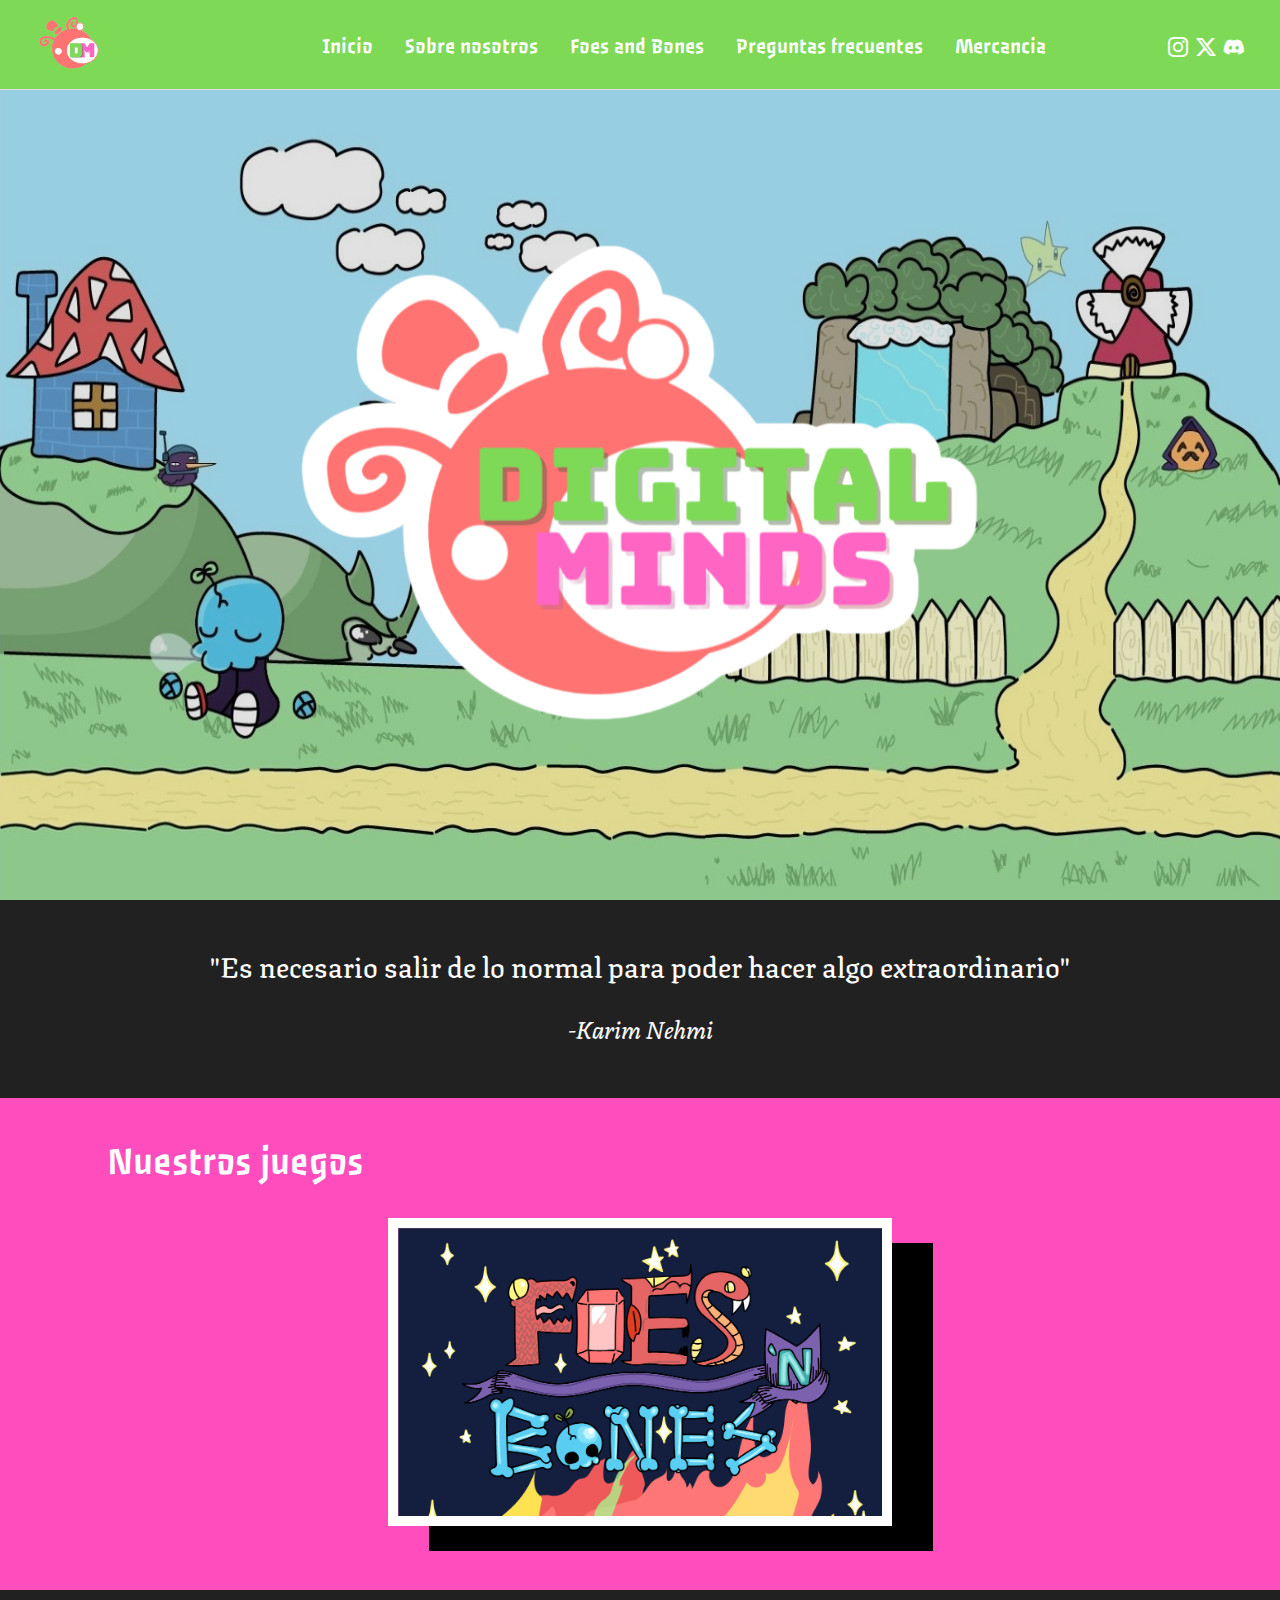
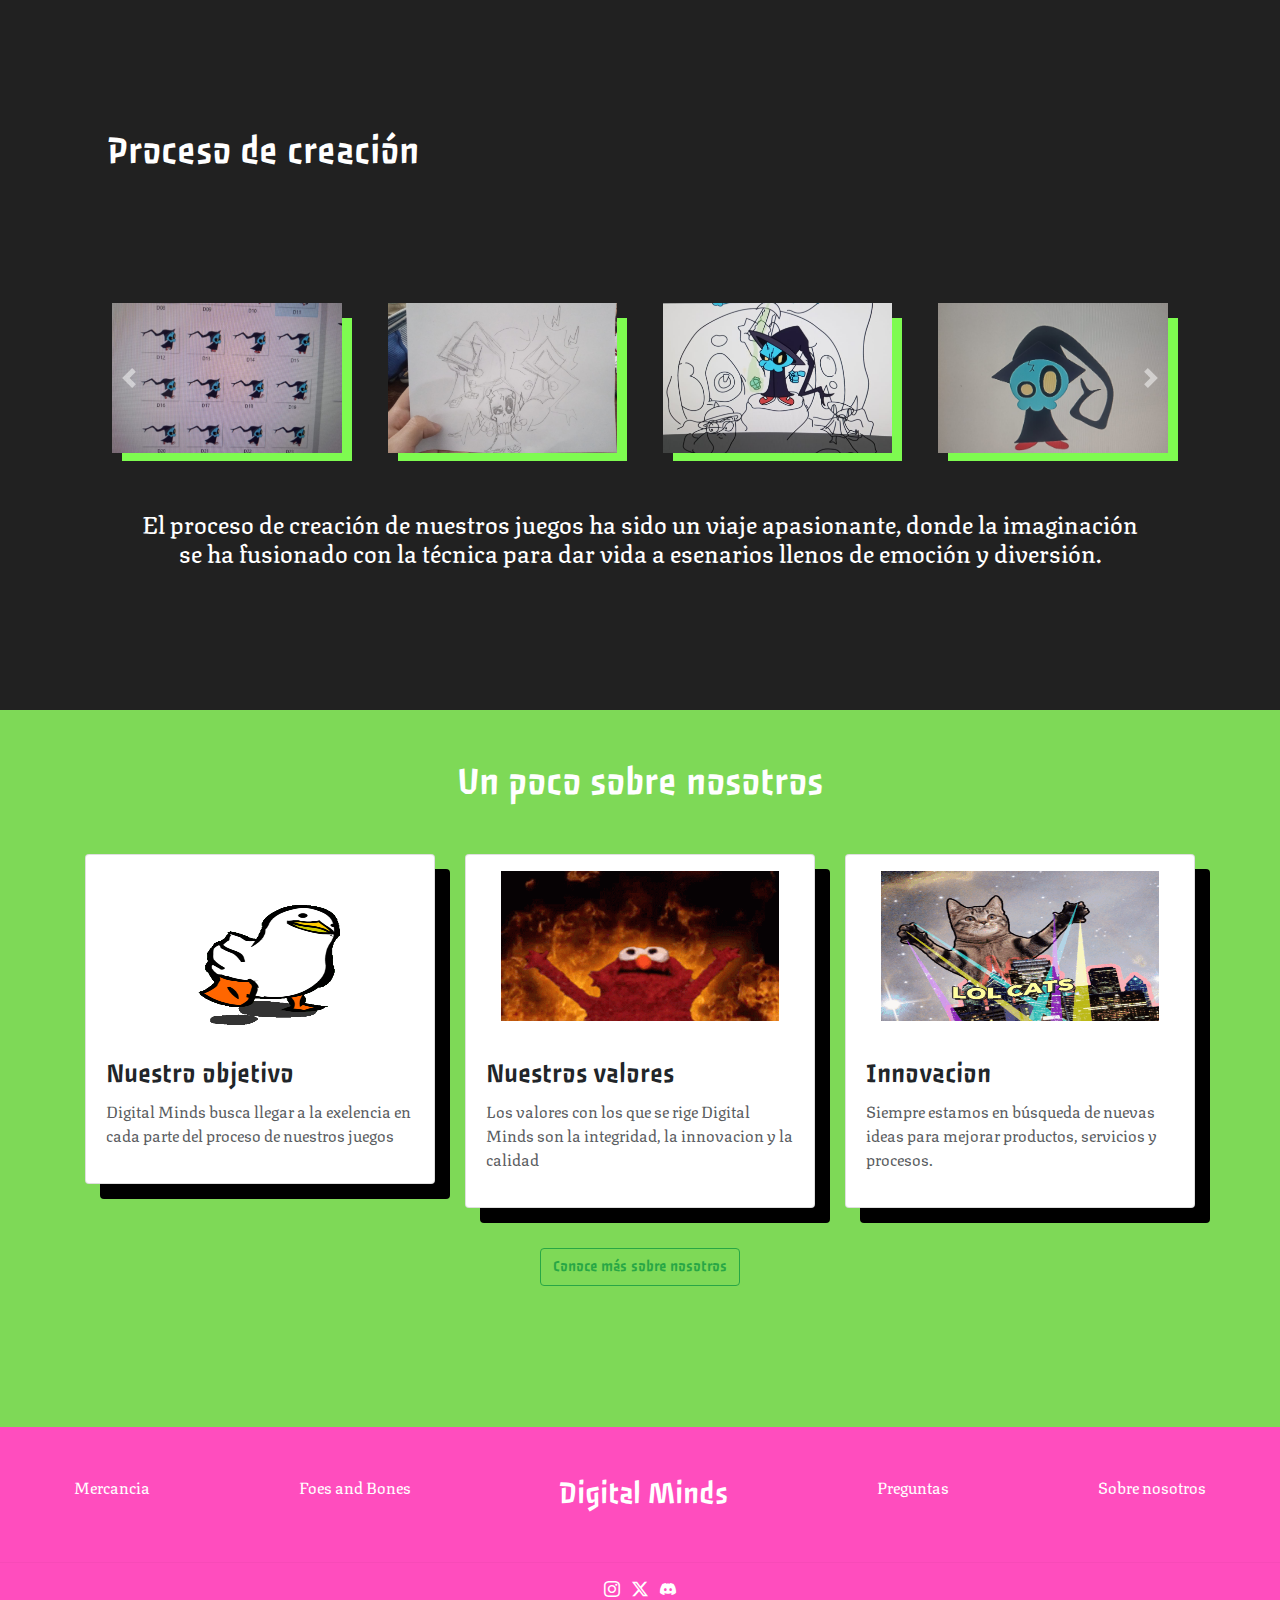
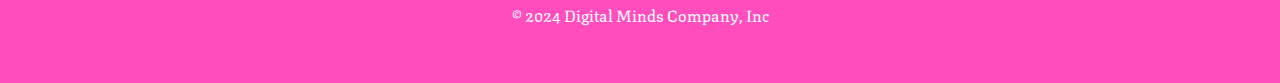
<file: index.html>
<html lang="en">

<head>
  <meta charset="UTF-8">
  <meta name="viewport" content="width=device-width, initial-scale=1.0">
  <link href="https://cdn.jsdelivr.net/npm/bootstrap@5.3.3/dist/css/bootstrap.min.css" rel="stylesheet"
    integrity="sha384-QWTKZyjpPEjISv5WaRU9OFeRpok6YctnYmDr5pNlyT2bRjXh0JMhjY6hW+ALEwIH" crossorigin="anonymous">
  <link rel="stylesheet" href="https://cdn.jsdelivr.net/npm/bootstrap-icons@1.11.3/font/bootstrap-icons.min.css">
  <link rel="stylesheet" href="index.css">
  
  <script src="assets/js/headerB.js"></script>
  <script src="header.js"></script>
  <!-- carrusel -->
  <link rel="stylesheet" href="https://maxcdn.bootstrapcdn.com/bootstrap/4.0.0/css/bootstrap.min.css">
  <script src="https://code.jquery.com/jquery-3.2.1.slim.min.js"></script>
  <script src="https://cdnjs.cloudflare.com/ajax/libs/popper.js/1.12.9/umd/popper.min.js"></script>
  <script src="https://maxcdn.bootstrapcdn.com/bootstrap/4.0.0/js/bootstrap.min.js"></script>
  <link rel="shortcut icon" href="img/logito.png" type="image/x-icon">
  <title>Digital Minds</title>
</head>

<body>


  <header class="ps-4 pe-4 pb-1 d-flex flex-wrap align-items-center  justify-content-center justify-content-lg-between pt-2 border-bottom">
    <div class="d-flex justify-content-between header-celu col-12 col-md-2 align-items-center">
    <div id="header-container" class="col-ld-0 mb-2 mb-md-0">
      <a href="/" class="d-block link-body-emphasis text-decoration-none pb-2">
        <img src="img/logito.png" alt="">
        <!-- <h3>Digital Minds</h3> -->
      </a>
    </div>
    <i class="header-btn d-flex d-md-none bi bi-list"></i>
    
  </div>
  
    <ul class="d-none d-md-flex nav col-12 col-md-auto mb-2 justify-content-center mb-md-0">
      <li><a href="#" class="nav-link px-3 ">Inicio</a></li>
       <li><a href="sobreNosotros.html" class="nav-link px-3 ">Sobre nosotros</a></li>
      <li><a href="FoesAndBones.html" class="nav-link px-3">Foes and Bones</a></li>
      <li><a href="preguntasFrecuenteas.html" class="nav-link px-3">Preguntas frecuentes</a></li>
      <li><a href="mercancia.html" class="nav-link px-3">Mercancia</a></li>
    </ul>

    <div class="links d-none d-md-flex col-12 col-md-1 text-end">
      
      <a href="https://instagram.com/digital_minds.ok"><i class="bi bi-instagram me-2"></i></a>
      <a href="https://twitter.com/DigitalmindsOk"><i class="bi bi-twitter-x"></i></a>
      <a href=""><i class="bi bi-discord ms-2"></i></a>
      
    </div> 
  </header>

  <main>
  <div class = "cajita d-flex align-items-end">
    <img src="img/ecenario/fondo.png" alt="" class="plano-0   d-flex d-md-none " >
    <img src="img/ecenario/portada_ultrasi.jpeg" class="plano-4 w-100 d-none d-md-flex" alt="">
    <img src="img/ecenario/portada-celu.png" alt="" class="plano-1-2 d-flex d-md-none  w-100">
      <img src="img/ecenario/portada_pagina_personaje1.png" alt="" class="plano-5 d-flex d-md-none">
    <div class="container-xxl alto ps-4 pe-4 d-flex align-items-center justify-content-center pb-4">
      
      <div class="col-10 col-md-7 p-0">
        <a href=""><img src="img/logoSticker.png" class="logoemp" alt=""></a>
      </div>
    </div>
  </div>

    <!-- Marketing messaging and featurettes
    ================================================== -->
    <!-- Wrap the rest of the page in another container to center all the content. -->

    <div class="container-fluid">

      <!-- Three columns of text below the carousel -->
      <div class=" d-flex flex-wrap  verde-oscuro cesped blanco justify-content-center">
        <div class="col-12 pb-4"></div>
        <div class="col-10 col-md-9 py-4">
          <h3 class="text-center text-2 ">"Es necesario salir de lo normal para poder hacer algo extraordinario"</h3>
          <div class="pb-4"></div>
          <h4 class="text-center text-2"><i>-Karim Nehmi</i></h4>
        </div>
        <div class="col-12 pt-4"></div>
      </div>



      <!-- START THE FEATURETTES -->
      <div class="py-3 blanco">
        <div class="d-flex flex-wrap">
        <div class="col-1"></div>
        <h1 class="col-8 text-left pt-4 p-0">Nuestros juegos</h1>
      </div>
        <div class="d-flex flex-wrap flex-column flex-md-row align-items-center justify-content-center justify-content-md-around">
          <div class="col-6 col-md-2">
            <!-- <svg class="bd-placeholder-img bd-placeholder-img-lg featurette-image img-fluid mx-auto" width="500"
              height="350" xmlns="http://www.w3.org/2000/svg" role="img" aria-label="Placeholder: 500x500"
              preserveAspectRatio="xMidYMid slice" focusable="false">
              <title>Placeholder</title>
              <rect width="100%" height="100%" fill="var(--bs-light)" /><text x="30%" y="50%"
                fill="var(--bs-secondary-color)" dy=".3em">proximamente</text>
            </svg> -->
          </div>
          <div class="col-12 col-md-5 text-center my-4">
            <a href="FoesAndBones.html"><img class="molde" src="img/Portada.png" alt=""></a>
            <!-- <svg class="bd-placeholder-img bd-placeholder-img-lg featurette-image img-fluid mx-auto" width="500"
              height="350" xmlns="http://www.w3.org/2000/svg" role="img" aria-label="Placeholder: 500x500"
              preserveAspectRatio="xMidYMid slice" focusable="false">
              <title>Placeholder</title>
              <rect width="100%" height="100%" fill="var(--bs-light)" /><text x="40%" y="50%"
                fill="var(--bs-secondary-color)" dy=".3em">Foes and Bones</text> -->
            </svg>
          </div>
          <div class="col-6 col-md-2 ">
            <!-- <svg class="bd-placeholder-img bd-placeholder-img-lg featurette-image img-fluid mx-auto" width="500"
              height="350" xmlns="http://www.w3.org/2000/svg" role="img" aria-label="Placeholder: 500x500"
              preserveAspectRatio="xMidYMid slice" focusable="false">
              <title>Placeholder</title>
              <rect width="100%" height="100%" fill="var(--bs-light)" /><text x="30%" y="50%"
                fill="var(--bs-secondary-color)" dy=".3em">proximamente</text> -->
            </svg>
          </div>
        </div>
      </div>
      <div class="pb-4"></div>

      <div class="proceso blanco verde-oscuro d-flex flex-wrap">
        <div class="col-12 p-0"></div>
        <div class="col-1"></div>
        <h1 class="ps-0 pt-4 h-25">Proceso de creación</h1>
        <div class="col-12">
          <div id="carousel" class="d-flex justify-content-center carousel slide ms-4 me-4 mb-4" data-ride="carousel">
            <div class="carousel-inner col-11 ">
              <div class="carousel-item active">
                <div class="d-flex align-items-center row justify-content-center  flex-md-row">
                  <div class="col-10 col-md-3 ">
                    <div class="nose bg-secondary text-white text-center m-2"><img src="img/procesoDeCreacion/animacion.jpeg" alt="">
                    </div>
                  </div>
                  <div class="col-10 col-md-3">
                    <div class="nose bg-secondary text-white text-center  m-2"><img src="img/procesoDeCreacion/dibujo.jpeg" alt=""></div>
                  </div>
                  <div class="col-10 col-md-3">
                    <div class="nose bg-secondary text-white text-center  m-2"><img src="img/procesoDeCreacion/felix.jpeg" alt=""></div>
                  </div>
                  <div class="col-10 col-md-3">
                    <div class="nose bg-secondary text-white text-center m-2"><img src="img/procesoDeCreacion/felix2.jpeg" alt=""></div>
                  </div>
                </div>
              </div>
              <div class="carousel-item">
                <div class="d-flex align-items-center row justify-content-center  flex-md-row">
                  <div class="col-10 col-md-3 ">
                    <div class="nose bg-secondary text-white text-center m-2"><img src="img/procesoDeCreacion/llamada.jpeg" alt="">
                    </div>
                  </div>
                  <div class="col-10 col-md-3">
                    <div class="nose bg-secondary text-white text-center  m-2"><img src="img/procesoDeCreacion/logo.jpeg" alt=""></div>
                  </div>
                  <div class="col-10 col-md-3">
                    <div class="nose bg-secondary text-white text-center  m-2"><img src="img/procesoDeCreacion/posters.jpeg" alt=""></div>
                  </div>
                  <div class="col-10 col-md-3">
                    <div class="nose bg-secondary text-white text-center m-2"><img src="img/procesoDeCreacion/practicando.jpeg" alt=""></div>
                  </div>
                </div>
              </div>
              <div class="carousel-item">
                <div class="d-flex align-items-center row justify-content-center  flex-md-row">
                  <div class="col-10 col-md-3 ">
                    <div class="nose bg-secondary text-white text-center m-2"><img src="img/procesoDeCreacion/presentacion.jpeg" alt="">
                    </div>
                  </div>
                  <div class="col-10 col-md-3">
                    <div class="nose bg-secondary text-white text-center  m-2"><img src="img/procesoDeCreacion/presentando.jpeg" alt=""></div>
                  </div>
                  <div class="col-10 col-md-3">
                    <div class="nose bg-secondary text-white text-center  m-2"><img src="img/procesoDeCreacion/programando.jpeg" alt=""></div>
                  </div>
                  <div class="col-10 col-md-3">
                    <div class="nose bg-secondary text-white text-center m-2"><img src="img/procesoDeCreacion/stickers.jpeg" alt=""></div>
                  </div>
                </div>
              </div>
            </div>
            <a class="carousel-control-prev" href="#carousel" role="button" data-slide="prev">
              <span class="carousel-control-prev-icon" aria-hidden="true"></span>
              <span class="sr-only">Previous</span>
            </a>
            <a class="carousel-control-next" href="#carousel" role="button" data-slide="next">
              <span class="carousel-control-next-icon" aria-hidden="true"></span>
              <span class="sr-only">Next</span>
            </a>
          </div>
          <div class="d-flex justify-content-center">
            <h4 class="text-center text-2 py-4 col-10">El proceso de creación de nuestros juegos ha sido un viaje
              apasionante, donde la imaginación se ha fusionado con la técnica para dar vida a esenarios llenos de
              emoción y diversión.
            </h4>
          </div>
        </div>
      </div>
<div class="verde">
  <div class="pb-4"></div>
      
      <div class="container unPocoSobreNosotros pb-4">
        <h1 class="text-center p-4 blanco">Un poco sobre nosotros</h1>
        <div class="row row-cols-1 row-cols-md-3 mb-3 mt-4 d-flex text-center justify-content-center">
          <div class="col-10 col-md-4">
            <div class="card mb-4">
              <div class="card-body">
                <div class=" py-3">
                  <img class="card-nosotros" src="img/XOsX.gif" alt="">
                </div>
                <h3 class="text-left">Nuestro objetivo</h3>
                <p class="text-body-secondary text-left text-2">Digital Minds busca llegar a la exelencia en cada parte
                  del proceso de nuestros juegos</p>
              </div>
            </div>
          </div>
          <div class="col-10 col-md-4">
            <div class="card mb-4">
              <div class=" py-3">
                <img class="card-nosotros" src="img/chiquichico.gif" alt="">
              </div>
              <div class="card-body">
                <h3 class="text-left">Nuestros valores</h3>
                <p class="text-body-secondary text-left text-2">Los valores con los que se rige Digital Minds son la
                  integridad, la innovacion y la calidad</p>
              </div>
            </div>
          </div>
          <div class="col-10 col-md-4">
            <div class="card mb-4 ">
              <div class=" py-3">
                <img class="card-nosotros" src="img/giphy-1.gif" alt="">
              </div>
              <div class="card-body">
                <h3 class="text-left">Innovacion</h3>
                <p class="text-body-secondary text-left text-2">Siempre estamos en búsqueda de nuevas ideas para mejorar
                  productos, servicios y procesos.</p>
              </div>
            </div>
          </div>
        </div>
        <div class="d-flex  justify-content-center mb-3">
          <button type="button" class="btn btn-outline-success">Conoce más sobre nosotros</button>
        </div>
      </div>
    </div>


    </div>
</div>
</main>

<footer class=" footer py-3 my-4">
  <ul class="nav justify-content-around pb-3 mb-3 blanco">
    <li class="nav-item"><a href="mercancia.html" class="nav-link px-2 blanco text-2">Mercancia</a></li>
    <li class="nav-item"><a href="FoesAndBones.html" class="nav-link px-2 blanco text-2">Foes and Bones</a></li>
    <li class="nav-item"><a href="#" class="nav-link px-2 blanco"><h2>Digital Minds</h2></a></li>
    <li class="nav-item"><a href="preguntasFrecuenteas.html" class="nav-link px-2 blanco text-2">Preguntas</a></li>
    <li class="nav-item"><a href="sobreNosotros.html" class="nav-link px-2 blanco text-2">Sobre nosotros</a></li>
  </ul>
  <hr>
    <div class="text-center blanco">
      <a href="https://instagram.com/digital_minds.ok"><i class="bi bi-instagram me-2"></i></a>
      <a href="https://twitter.com/DigitalmindsOk"><i class="bi bi-twitter-x"></i></a>
      <a href=""><i class="bi bi-discord ms-2"></i></a>
    </div>
  <p class="text-center blanco  text-2">&copy; 2024 Digital Minds Company, Inc</p>
</footer>
  <script src="header.js"></script>
  <!-- <script src="https://cdn.jsdelivr.net/gh/dixonandmoe/rellax@master/rellax.min.js"></script> -->
  <!-- <script>
    // Accepts any class name
    var rellax = new Rellax('.rellax');
  </script> -->
  <script src="https://cdn.jsdelivr.net/npm/bootstrap@5.3.3/dist/css/bootstrap.min.css"
    integrity="sha384-YvpcrYf0tY3lHB60NNkmXc5s9fDVZLESaAA55NDzOxhy9GkcIdslK1eN7N6jIeHz"
    crossorigin="anonymous"></script>
</body>

</html>
</file>
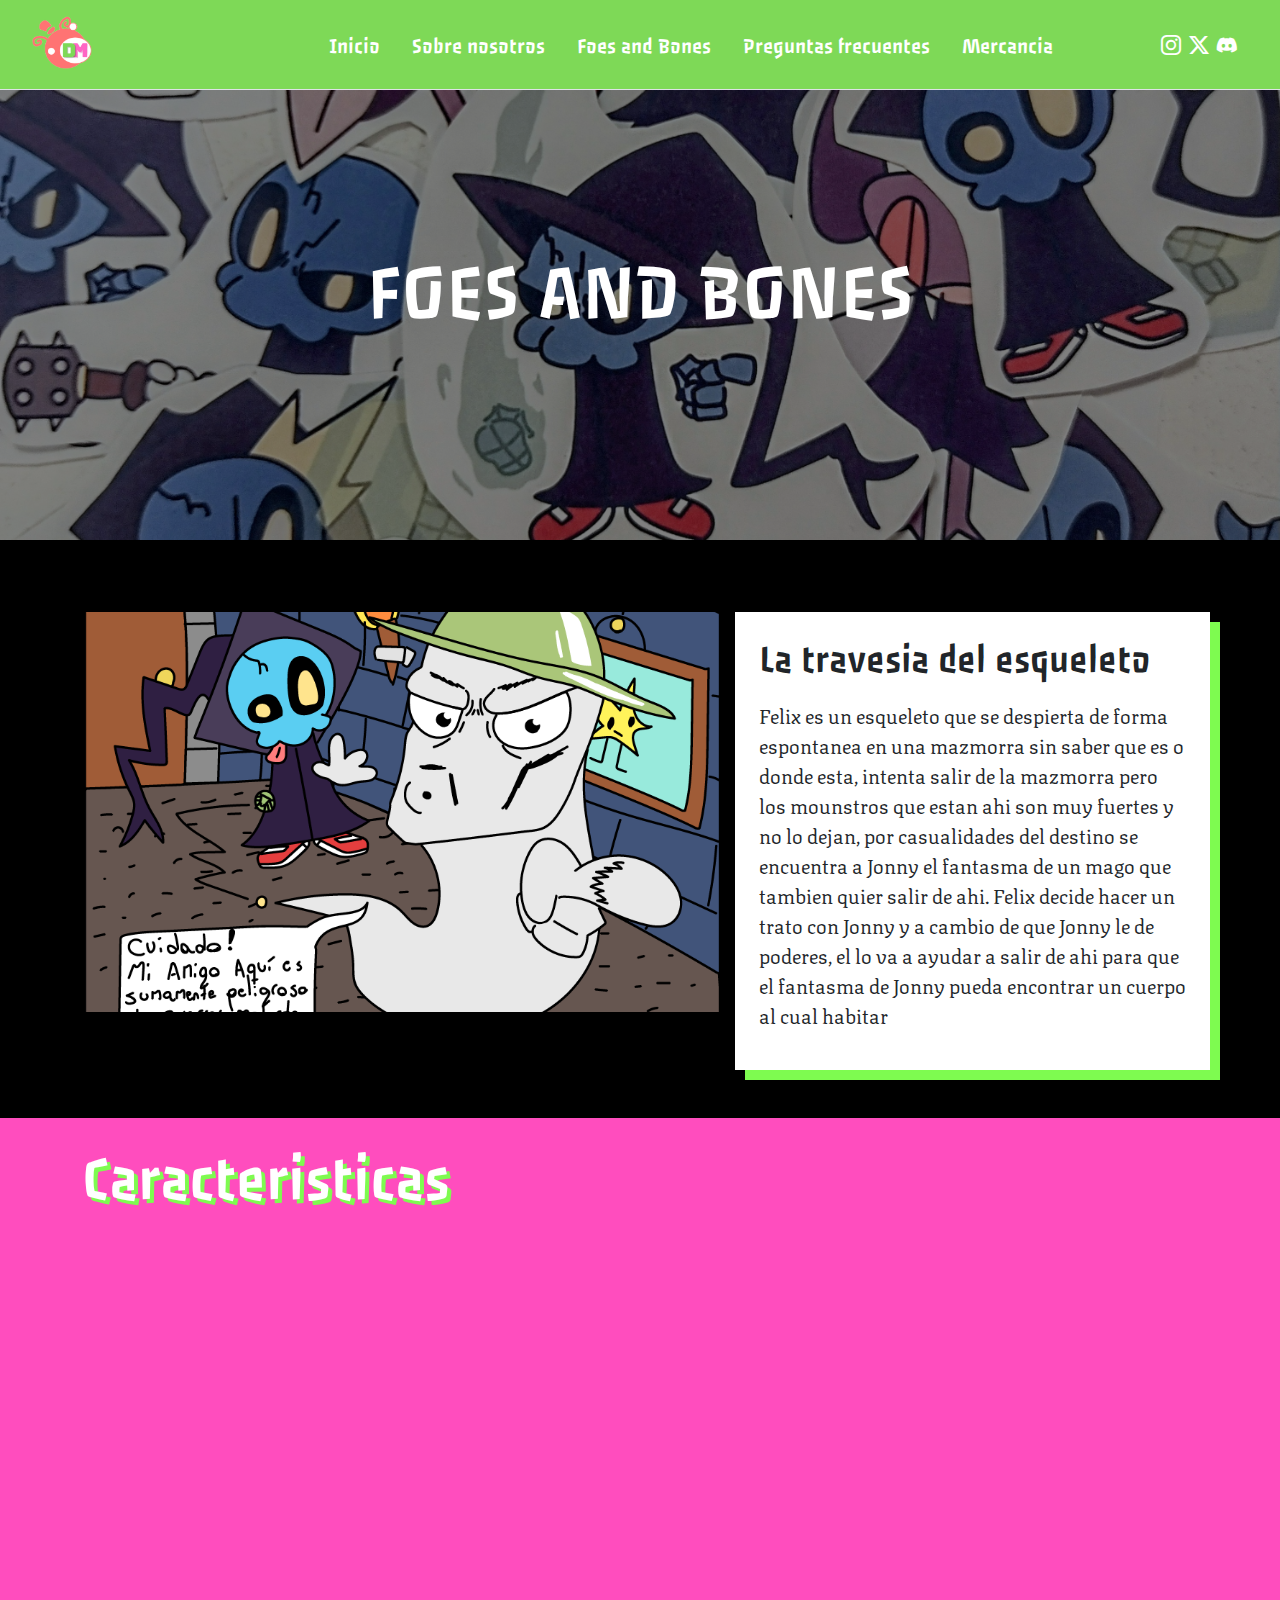
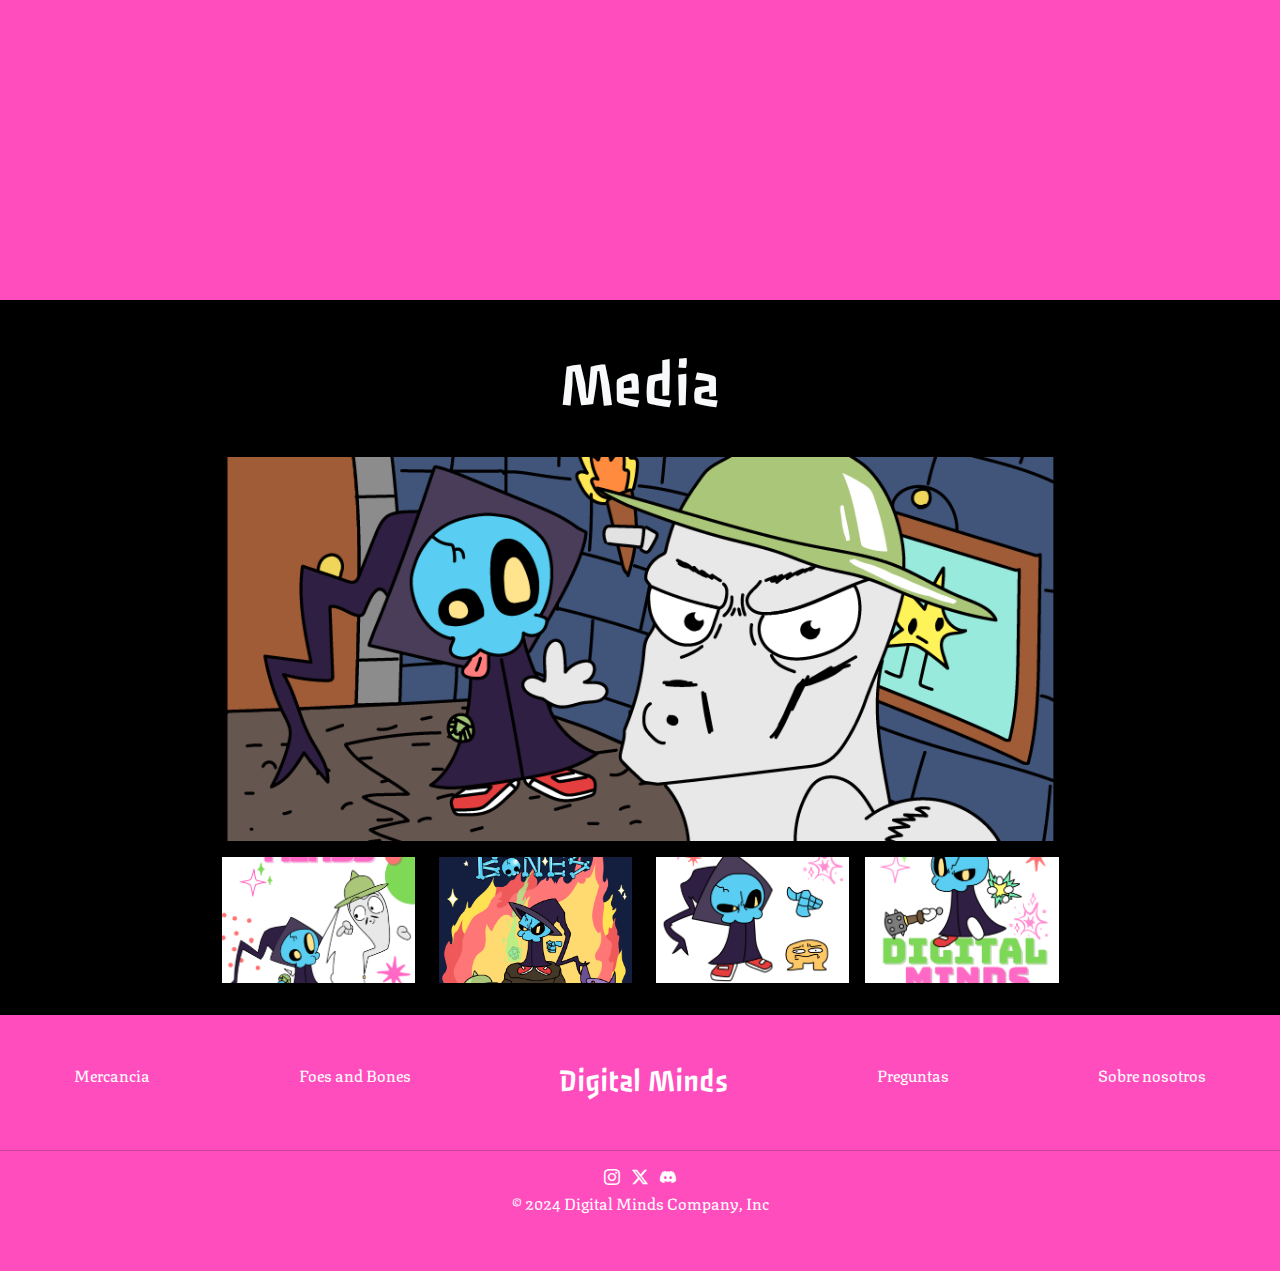
<file: FoesAndBones.html>
<!DOCTYPE html>
<html lang="en">
<head>
    <meta charset="UTF-8">
  <meta name="viewport" content="width=device-width, initial-scale=1.0">
  <link href="https://unpkg.com/aos@2.3.1/dist/aos.css" rel="stylesheet">
  <link href="https://cdn.jsdelivr.net/npm/bootstrap@5.3.3/dist/css/bootstrap.min.css" rel="stylesheet"
    integrity="sha384-QWTKZyjpPEjISv5WaRU9OFeRpok6YctnYmDr5pNlyT2bRjXh0JMhjY6hW+ALEwIH" crossorigin="anonymous">
  <link rel="stylesheet" href="https://cdn.jsdelivr.net/npm/bootstrap-icons@1.11.3/font/bootstrap-icons.min.css">
  <link rel="stylesheet" href="FoesAndBones.css">
  <!-- jQuery -->
<script src="https://code.jquery.com/jquery-3.6.0.min.js"></script>

<!-- Bootstrap JavaScript -->
<script src="https://stackpath.bootstrapcdn.com/bootstrap/4.5.2/js/bootstrap.min.js"></script>
<link rel="shortcut icon" href="img/logito.png" type="image/x-icon">
  <title>Digital Minds</title>

</head>
<body>
  <header class="ps-4 pe-4 pb-1 d-flex flex-wrap align-items-center  justify-content-center justify-content-lg-between pt-2 border-bottom">
    <div class="d-flex justify-content-between header-celu col-12 col-md-2 align-items-center">
      <div id="header-container" class="col-ld-0 mb-2 mb-md-0">
        <a href="/" class="d-block link-body-emphasis text-decoration-none pb-2  ps-2">
          <img src="img/logito.png" alt="">
        </a>
      </div>
      <i class="header-btn d-flex d-md-none bi bi-list"></i>
    </div>
    <ul class="d-none d-md-flex nav col-12 col-md-auto mb-2 justify-content-center mb-md-0">
      <li><a href="index.html" class="nav-link px-3 ">Inicio</a></li>
      <li><a href="sobreNosotros.html" class="nav-link px-3 ">Sobre nosotros</a></li>
      <li><a href="#" class="nav-link px-3">Foes and Bones</a></li>
      <li><a href="preguntasFrecuenteas.html" class="nav-link px-3">Preguntas frecuentes</a></li>
      <li><a href="mercancia.html" class="nav-link px-3">Mercancia</a></li>
    </ul>
    <div class="links d-none d-md-flex col-12 col-md-1 text-end ps-2">
      <a href="https://instagram.com/digital_minds.ok"><i class="bi bi-instagram me-2"></i></a>
      <a href="https://twitter.com/DigitalmindsOk"><i class="bi bi-twitter-x"></i></a>
      <a href=""><i class="bi bi-discord ms-2"></i></a>
    </div> 
  </header>
      


      <!-- -----------Foes and Bones---------- -->
      <div class="fondo-sobren">
    <div class="container alto text-center  ps-4 pe-4 d-flex align-items-center justify-content-center pb-4">
        <div class="titulo col-10 col-md-6 p-0 blanco">
          <p>FOES AND BONES</p>
        </div>
    </div>
  </div>
<div class="negro pb-4">
    <div class="container py-4">
        <div class="pt-4"></div>
    <div class="row featurette pt-4">
        <div class="blancoF col-md-5 order-md-2  p-4 sombraV">
          <h1 class="mb-3">La travesia del esqueleto</h1>
          <p class="lead text-2">Felix es un esqueleto que se despierta de forma espontanea en una mazmorra sin saber que es o donde esta, intenta salir de la mazmorra pero los mounstros que estan ahi son muy fuertes y no lo dejan, por casualidades del destino se encuentra a Jonny el fantasma de un mago que tambien quier salir de ahi. Felix decide hacer un trato con Jonny y a cambio de que Jonny le de poderes, el lo va a ayudar a salir de ahi para que el fantasma de Jonny pueda encontrar un cuerpo al cual habitar</p>
        </div> 
        <div class="col-md-7 order-md-1">
          <img class="molde" src="img/foesAndBones/FelixyJonnin.png" alt="">
          <!-- <svg class="bd-placeholder-img bd-placeholder-img-lg featurette-image img-fluid mx-auto" width="700" height="400" xmlns="http://www.w3.org/2000/svg" role="img" aria-label="Placeholder: 500x500" preserveAspectRatio="xMidYMid slice" focusable="false"><title>Placeholder</title><rect width="100%" height="100%" fill="var(--bs-secondary-bg)"/><text x="50%" y="50%" fill="var(--bs-secondary-color)" dy=".3em">700x400</text></svg> -->
        </div>
      </div>
    </div>
</div>
<div class="rosaF pb-4">
    <div class="container pt-4">
        <h1 class="blanco sombraVerde letra">Caracteristicas</h1>
        <div class="py-4"></div>
        <div class="d-flex flex-wrap flex-column flex-md-row justify-content-center justify-content-md-between">
            <div class="col-md-5 my-4 py-4  sombra blancoF px-4" data-aos="fade-up">
                <h2>Escapa de la mazmorra</h2>
                <h5 class="text-2">Tu controlas a Felix el esqueleto, el cual tiene que escapar de la mazmorra para al fin concer el mundo exterior y poder cumplir el trato que hizo con su amigo</h5>
            </div>
            <div class="col-md-5 my-4 py-4 mb-3 sombra blancoF px-4" data-aos="fade-up">
                <h2>Ayuda a los personas que estan dentro</h2>
                <h5 class="text-2">A lo largo de la historia te encontras otras personajes que estan en una situacion parecida a la tuya y les vendria bien que les dieran una mano.</h5>
            </div>
            <div class="col-md-5 my-4 py-4 mb-3 sombra blancoF px-4" data-aos="fade-up">
                <h2>Has amigos</h2>
                <h5 class="text-2">No todos los que estan en la mazmorra son malos, más de uno podria llegar a ser tu amigo si le das la oportunidad.</h5>
            </div>
            <div class="col-md-5 my-4 py-4 mb-3 sombra blancoF px-4" data-aos="fade-up">
                <h2>No tengas piedad con los enemigos</h2>
                <h5 class="text-2">No todos son malos pero muchos si, y a esos no hay que tenerles ninguna piedad. Matalos, descuertizalos y utiliza sus cadaveres como armas, que al verte acercarte tiemblen de miedo tus enemigos y todo el que se te ponga en tu camino.</h5>
            </div>
        </div>
    </div>
</div>
<!-- -----------------Media--------------- -->
<div class="media negro">
  <div class="container d-flex  flex-wrap align-items-center justify-content-center">
      <div class="py-4"></div>
      <div class="col-12 mt-4 py-4 text-center">
        <h1 class="letra text-light">Media</h1>
      </div>
        <div class="col-md-9 col-11 sombraR">
        <img src="img/foesAndBones/FelixyJonnin.png" class="pe-auto w-100 altaFoto" alt="" data-toggle="modal" data-target="#exampleModal">
        </div>
        
        <div class="col-md-9 col-11 mb-4 pb-4 altura d-flex flex-wrap align-items-center justify-content-between">
            <div class="col-md col-12 mt-3 me-4 h-100  sombraR">
            <img src="img/foesAndBones/poster2.png" class="pe-auto w-100 h-100 ft" alt="" data-toggle="modal" data-target="#exampleModalImg1">
            </div>
            
            <div class="col-md col-12 mt-3 me-4 h-100 sombraR">
              <img src="img/foesAndBones/portada.png" class="pe-auto w-100 h-100 ft" alt="" data-toggle="modal" data-target="#exampleModalImg2">
            </div>
            <div class="col-md col-12 mt-3 me-2 h-100 sombraR">
                <img src="img/foesAndBones/poster.png" class="pe-auto w-100 h-100 ft" alt="" data-toggle="modal" data-target="#exampleModalImg3">
            </div>
            <div class="col-md col-12 mt-3 ms-2 h-100 sombraR">
              <img src="img/foesAndBones/poster3.png" class="pe-auto w-100 h-100 ft" alt="" data-toggle="modal" data-target="#exampleModalImg4">
          </div>
        </div>
        <!-- Modales -->
        <div class="modal fade bd-example-modal-lg " id="exampleModal" tabindex="-1" role="dialog" aria-labelledby="exampleModalLabel" aria-hidden="true">
          <div class="modal-dialog modal-lg modal-dialog-centered" role="document">
            <div class="modal-content  w-100  verde px-3 ">
              <div class="modal-header border-bottom border-dark p-1  pt-2">
                <h2 class="modal-title" id="exampleModalLabel">Foes and Bones</h2>
              </div>
              <div class="modal-body p-0 py-3">
                <img src="img/foesAndBones/FelixyJonnin.png" alt="" class="w-100">
              </div>
              <div class="modal-footer border-top border-dark">
                <button type="button" class="btn rosa rounded-0" data-dismiss="modal">Close</button>
              </div>
            </div>
          </div>
        </div>
        <!-- Modal -->
        <div class="modal fade bd-example-modal-lg " id="exampleModalImg1" tabindex="-1" role="dialog" aria-labelledby="exampleModalLabel" aria-hidden="true">
          <div class="modal-dialog modal-lg modal-dialog-centered" role="document">
            <div class="modal-content  w-100  verde px-3 ">
              <div class="modal-header border-bottom border-dark p-1  pt-2">
                <h2 class="modal-title" id="exampleModalLabel">Foes and Bones</h2>
              </div>
              <div class="modal-body p-0 py-3">
                <img src="img/foesAndBones/poster2.png" alt="" class="w-100">
              </div>
              <div class="modal-footer border-top border-dark">
                <button type="button" class="btn rosa rounded-0" data-dismiss="modal">Close</button>
              </div>
            </div>
          </div>
        </div>
        <!-- Modal -->
        <div class="modal fade bd-example-modal-lg " id="exampleModalImg2" tabindex="-1" role="dialog" aria-labelledby="exampleModalLabel" aria-hidden="true">
          <div class="modal-dialog modal-lg modal-dialog-centered" role="document">
            <div class="modal-content  w-100  verde px-3 ">
              <div class="modal-header border-bottom border-dark p-1  pt-2">
                <h2 class="modal-title" id="exampleModalLabel">Foes and Bones</h2>
              </div>
              <div class="modal-body p-0 py-3">
                <img src="img/foesAndBones/portada.png" alt="" class="w-100">
              </div>
              <div class="modal-footer border-top border-dark">
                <button type="button" class="btn rosa rounded-0" data-dismiss="modal">Close</button>
              </div>
            </div>
          </div>
        </div>
        <!-- Modal -->
        <div class="modal fade bd-example-modal-lg " id="exampleModalImg3" tabindex="-1" role="dialog" aria-labelledby="exampleModalLabel" aria-hidden="true">
          <div class="modal-dialog modal-lg modal-dialog-centered" role="document">
            <div class="modal-content  w-100  verde px-3 ">
              <div class="modal-header border-bottom border-dark p-1  pt-2">
                <h2 class="modal-title" id="exampleModalLabel">Foes and Bones</h2>
              </div>
              <div class="modal-body p-0 py-3">
                <img src="img/foesAndBones/poster.png" alt="" class="w-100">
              </div>
              <div class="modal-footer border-top border-dark">
                <button type="button" class="btn rosa rounded-0" data-dismiss="modal">Close</button>
              </div>
            </div>
          </div>
        </div>
        <!-- Modal -->
        <div class="modal fade bd-example-modal-lg " id="exampleModalImg4" tabindex="-1" role="dialog" aria-labelledby="exampleModalLabel" aria-hidden="true">
          <div class="modal-dialog modal-lg modal-dialog-centered" role="document">
            <div class="modal-content  w-100  verde px-3 ">
              <div class="modal-header border-bottom border-dark p-1  pt-2">
                <h2 class="modal-title" id="exampleModalLabel">Foes and Bones</h2>
              </div>
              <div class="modal-body p-0 py-3">
                <img src="img/foesAndBones/poster3.png" alt="" class="w-100">
              </div>
              <div class="modal-footer border-top border-dark">
                <button type="button" class="btn rosa rounded-0" data-dismiss="modal">Close</button>
              </div>
            </div>
          </div>
        </div>
    
  </div>
</div>
<footer class=" footer py-3 my-4">
  <ul class="nav justify-content-around pb-3 mb-3 blanco">
    <li class="nav-item"><a href="mercancia.html" class="nav-link px-2 blanco text-2">Mercancia</a></li>
    <li class="nav-item"><a href="FoesAndBones.html" class="nav-link px-2 blanco text-2">Foes and Bones</a></li>
    <li class="nav-item"><a href="index.html" class="nav-link px-2 blanco"><h2>Digital Minds</h2></a></li>
    <li class="nav-item"><a href="preguntasFrecuenteas.html" class="nav-link px-2 blanco text-2">Preguntas</a></li>
    <li class="nav-item"><a href="sobreNosotros.html" class="nav-link px-2 blanco text-2">Sobre nosotros</a></li>
  </ul>
  <hr>
    <div class="text-center blanco">
      <a href="https://instagram.com/digital_minds.ok"><i class="bi bi-instagram me-2"></i></a>
      <a href="https://twitter.com/DigitalmindsOk"><i class="bi bi-twitter-x"></i></a>
      <a href=""><i class="bi bi-discord ms-2"></i></a>
    </div>
  <p class="text-center blanco  text-2">&copy; 2024 Digital Minds Company, Inc</p>
</footer>
<script src="header.js"></script>
<script src="https://unpkg.com/aos@2.3.1/dist/aos.js"></script>
<script>
  AOS.init();
</script>
</body>
</html>
</file>
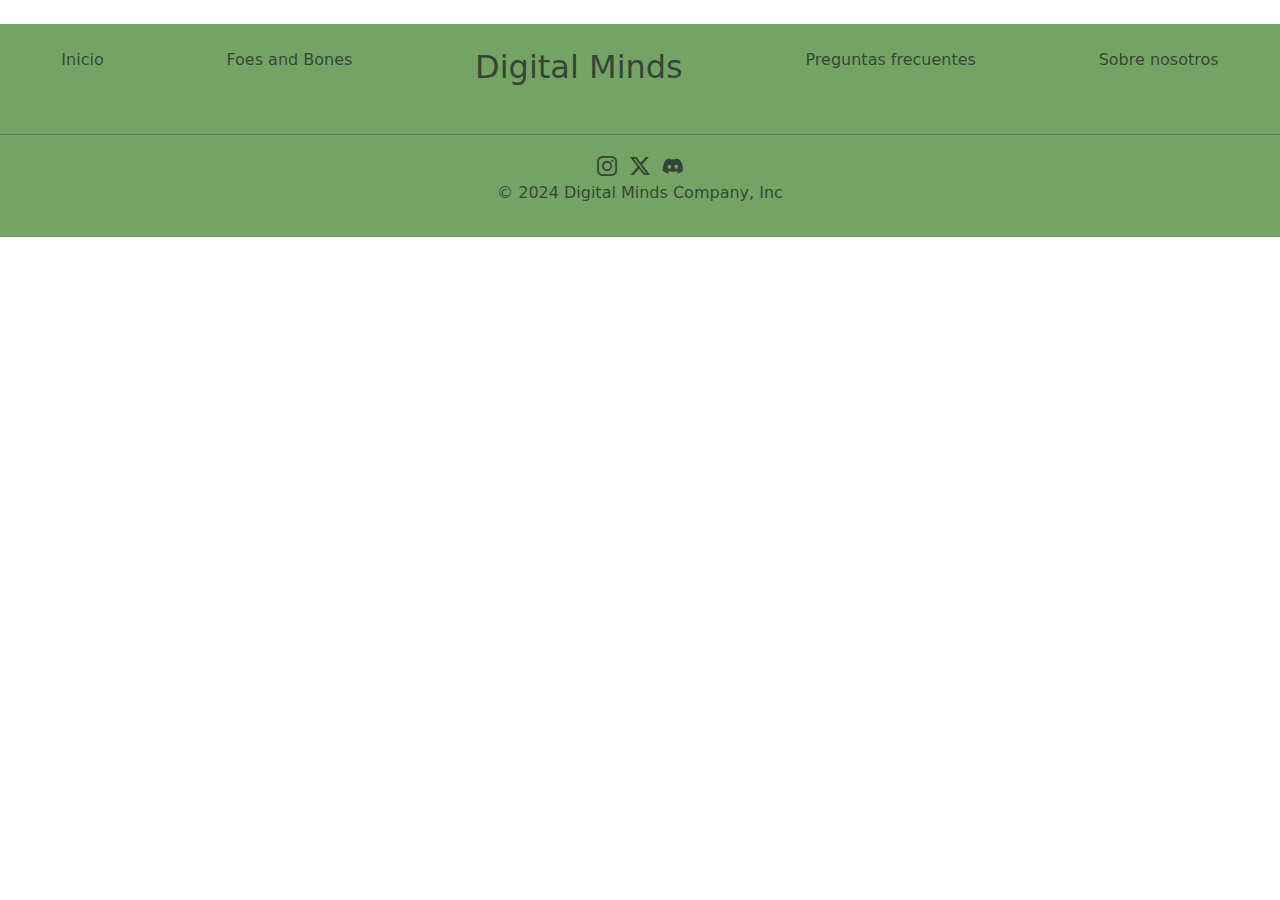
<file: FooterB.html>
<!DOCTYPE html>
<html lang="en">
<head>
    <meta charset="UTF-8">
    <link href="https://cdn.jsdelivr.net/npm/bootstrap@5.3.3/dist/css/bootstrap.min.css" rel="stylesheet" integrity="sha384-QWTKZyjpPEjISv5WaRU9OFeRpok6YctnYmDr5pNlyT2bRjXh0JMhjY6hW+ALEwIH" crossorigin="anonymous">
    <link rel="stylesheet" href="https://cdn.jsdelivr.net/npm/bootstrap-icons@1.11.3/font/bootstrap-icons.min.css">
    <link rel="stylesheet" href="assets/css/footerB.css">
    <meta name="viewport" content="width=device-width, initial-scale=1.0">
    <title><Footer></Footer></title>
</head>
<body>
   
        <footer class=" footer py-3 my-4">
          <ul class="nav justify-content-around pb-3 mb-3">
            <li class="nav-item"><a href="#" class="nav-link px-2 text-body-secondary">Inicio</a></li>
            <li class="nav-item"><a href="#" class="nav-link px-2 text-body-secondary">Foes and Bones</a></li>
            <li class="nav-item"><a href="#" class="nav-link px-2 text-body-secondary"><h2>Digital Minds</h2></a></li>
            <li class="nav-item"><a href="#" class="nav-link px-2 text-body-secondary">Preguntas frecuentes</a></li>
            <li class="nav-item"><a href="#" class="nav-link px-2 text-body-secondary">Sobre nosotros</a></li>
          </ul>
          <hr>
            <div class="text-center text-body-secondary">
                <i class="bi bi-instagram me-2"></i>
                <i class="bi bi-twitter-x me-2"></i>
                <i class="bi bi-discord"></i>
            </div>
          <p class="text-center text-body-secondary">&copy; 2024 Digital Minds Company, Inc</p>
        </footer>

</body>
</html>
</file>
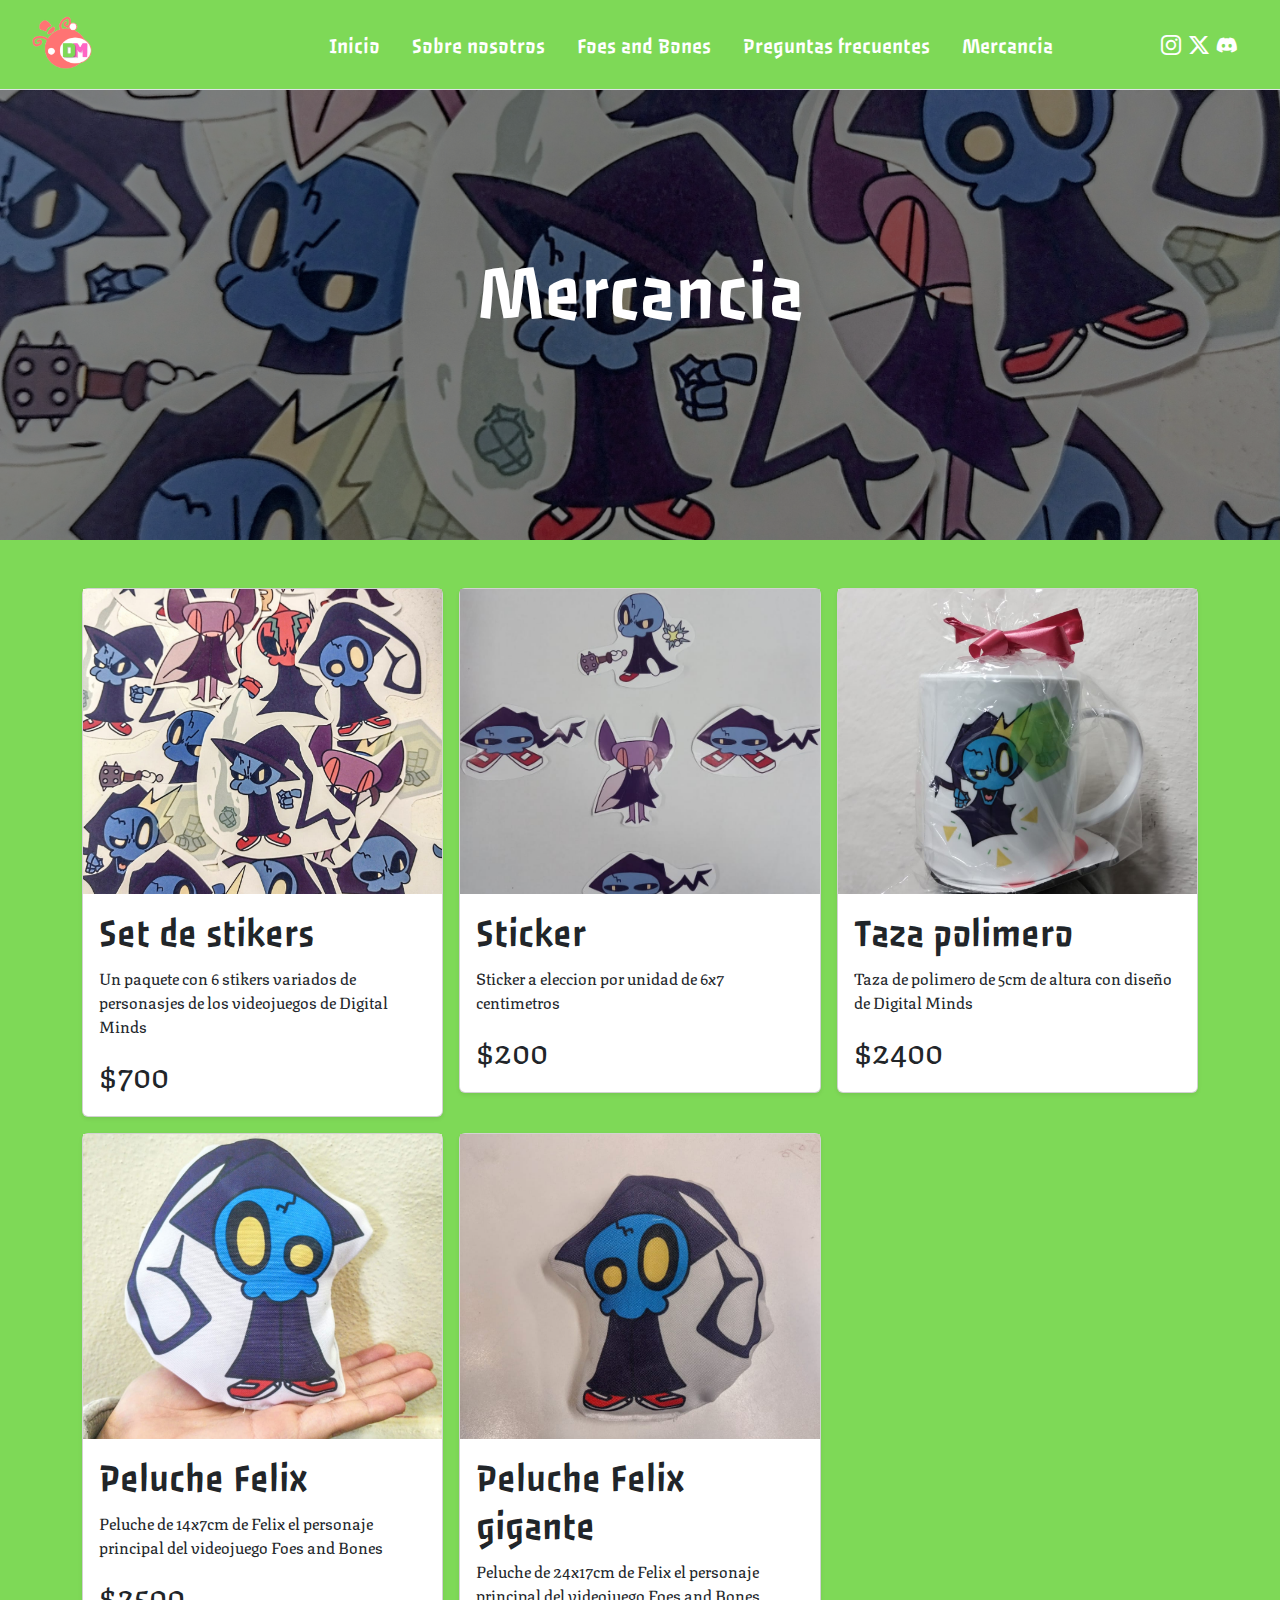
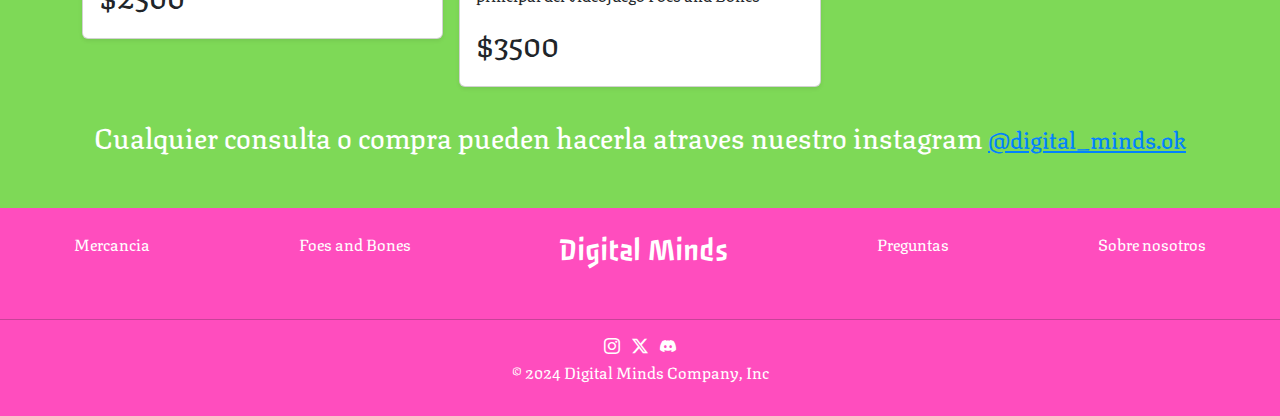
<file: mercancia.html>
<!DOCTYPE html>
<html lang="en">
<head>
    <meta charset="UTF-8">
  <meta name="viewport" content="width=device-width, initial-scale=1.0">
  <link href="https://unpkg.com/aos@2.3.1/dist/aos.css" rel="stylesheet">
  <link href="https://cdn.jsdelivr.net/npm/bootstrap@5.3.3/dist/css/bootstrap.min.css" rel="stylesheet"
    integrity="sha384-QWTKZyjpPEjISv5WaRU9OFeRpok6YctnYmDr5pNlyT2bRjXh0JMhjY6hW+ALEwIH" crossorigin="anonymous">
  <link rel="stylesheet" href="https://cdn.jsdelivr.net/npm/bootstrap-icons@1.11.3/font/bootstrap-icons.min.css">
  <link rel="stylesheet" href="mercancia2.css">
  <!-- jQuery -->
<script src="https://code.jquery.com/jquery-3.6.0.min.js"></script>

<!-- Bootstrap JavaScript -->
<script src="https://stackpath.bootstrapcdn.com/bootstrap/4.5.2/js/bootstrap.min.js"></script>
<link rel="shortcut icon" href="img/logito.png" type="image/x-icon">
  <title>Digital Minds</title>

</head>
<body class="blancoF">
  <header class="ps-4 pe-4 pb-1 d-flex flex-wrap align-items-center  justify-content-center justify-content-lg-between pt-2 border-bottom">
    <div class="d-flex justify-content-between header-celu col-12 col-md-2 align-items-center">
    <div id="header-container" class="col-ld-0 mb-2 mb-md-0">
      <a href="/" class="d-block link-body-emphasis text-decoration-none pb-2  ps-2">
        <img src="img/logito.png" alt="">
        <!-- <h3>Digital Minds</h3> -->
      </a>
    </div>
    <i class="header-btn d-flex d-md-none bi bi-list"></i>
    
  </div>
  
    <ul class="d-none d-md-flex nav col-12 col-md-auto mb-2 justify-content-center mb-md-0">
      <li><a href="index.html" class="nav-link px-3 ">Inicio</a></li>
       <li><a href="sobreNosotros.html" class="nav-link px-3 ">Sobre nosotros</a></li>
      <li><a href="FoesAndBones.html" class="nav-link px-3">Foes and Bones</a></li>
      <li><a href="preguntasFrecuenteas.html" class="nav-link px-3">Preguntas frecuentes</a></li>
      <li><a href="#" class="nav-link px-3">Mercancia</a></li>
    </ul>

    <div class="links d-none d-md-flex col-12 col-md-1 text-end ps-2">
      
      <a href="https://instagram.com/digital_minds.ok"><i class="bi bi-instagram me-2"></i></a>
      <a href="https://twitter.com/DigitalmindsOk"><i class="bi bi-twitter-x"></i></a>
      <a href=""><i class="bi bi-discord ms-2"></i></a>
      
    </div> 
  </header>
      


      <!-- -----------Sobre nosotros---------- -->

    <!-- <div class="container alto text-center blancoF ps-4 pe-4 d-flex align-items-center justify-content-center pb-4 ">
        <div class="titulo col-10 col-md-6 p-0">
          <p>Pagina en progreso....</p>
        </div>
    </div> -->
    <div class="fondo-sobren">
      <div class="container alto text-center  ps-4 pe-4 d-flex align-items-center justify-content-center pb-4 ">
          <div class=" col-10 col-md-9 p-0 blanco">
            <p class="titulo">Mercancia</p>
            <!-- <p class="text-2 texto-chico">Encuentra  toda mercancia oficial de los juegos de Dijital Minds</p> -->
          </div>
      </div>
    </div>
    <div class="album py-5">
      <div class="container">
        <div class="row row-cols-1 row-cols-sm-2 row-cols-md-3 g-3">
          <div class="col">
            <div class="card shadow-sm">
              <img class="imagenCard" src="img/Mercancia/sticker1.jpg" alt="">
              <div class="card-body">
                <h1>Set de stikers</h1>
                <p class="card-text text-2">Un paquete con 6 stikers variados de personasjes de los videojuegos de Digital Minds</p>
                <div class="d-flex justify-content-between align-items-center">
                  <div class="btn-group">
                    <h2 class="text-2">$700</h2>
                    <!-- <button type="button" class="btn btn-sm btn-outline-secondary">View</button> -->
                  </div>
                </div>
              </div>
            </div>
          </div>
          <div class="col">
            <div class="card shadow-sm">
              <img class="imagenCard" src="img/Mercancia/sticker2.jpg" alt="">
              <div class="card-body">
                <h1>Sticker</h1>
                <p class="card-text text-2">Sticker a eleccion por unidad de 6x7 centimetros</p>
                <div class="d-flex justify-content-between align-items-center">
                  <div class="btn-group">
                    <h2 class="text-2">$200</h2>
                  </div>
                </div>
              </div>
            </div>
          </div>
          <div class="col">
            <div class="card shadow-sm">
              <img class="imagenCard" src="img/Mercancia/taza3.jpg" alt="">
              <div class="card-body">
                <h1>Taza polimero</h1>
                <p class="card-text text-2">Taza de polimero de 5cm de altura con diseño de Digital Minds</p>
                <div class="d-flex justify-content-between align-items-center">
                  <div class="btn-group">
                    <h2 class="text-2">$2400</h2>
                  </div>
                </div>
              </div>
            </div>
          </div>
  
          <div class="col">
            <div class="card shadow-sm">
              <img class="imagenCard" src="img/Mercancia/peluche3.jpg" alt="">
              <div class="card-body">
                <h1>Peluche Felix</h1>
                <p class="card-text text-2">Peluche de 14x7cm de Felix el personaje principal del videojuego Foes and Bones</p>
                <div class="d-flex justify-content-between align-items-center">
                  <div class="btn-group">
                    <h2 class="text-2">$2500</h2>
                  </div>
                </div>
              </div>
            </div>
          </div>
          <div class="col">
            <div class="card shadow-sm">
              <img class="imagenCard" src="img/Mercancia/peluche1.jpg" alt="">
              <div class="card-body">
                <h1>Peluche Felix gigante</h1>
                <p class="card-text text-2">Peluche de 24x17cm de Felix el personaje principal del videojuego Foes and Bones</p>
                <div class="d-flex justify-content-between align-items-center">
                  <div class="btn-group">
                    <h2 class="text-2">$3500</h2>
                  </div>
                </div>
              </div>
            </div>
          </div>
          
        </div>
        <!-- <div class="text-2 mt-3 bg-white p-2 rounded">
          <h3>Cualquier consulta o compra pueden hacerla atraves nuestro instagram <a class="negro" href="https://www.instagram.com/digital_minds.ok" target="_blank">@digital_minds.ok</a></h3>
        </div> -->
        <div class="mt-3 p-2"></div>
          <h3 class="text-center text-2 blanco">Cualquier consulta o compra pueden hacerla atraves nuestro instagram <a class="negro" href="https://www.instagram.com/digital_minds.ok" target="_blank">@digital_minds.ok</a></h3>
        </div>
      </div>
    </div>
    <footer class=" footer py-3 ">
      <ul class="nav justify-content-around pb-3 mb-3 blanco">
        <li class="nav-item"><a href="mercancia.html" class="nav-link px-2 blanco text-2">Mercancia</a></li>
        <li class="nav-item"><a href="FoesAndBones.html" class="nav-link px-2 blanco text-2">Foes and Bones</a></li>
        <li class="nav-item"><a href="index.html" class="nav-link px-2 blanco"><h2>Digital Minds</h2></a></li>
        <li class="nav-item"><a href="preguntasFrecuenteas.html" class="nav-link px-2 blanco text-2">Preguntas</a></li>
        <li class="nav-item"><a href="sobreNosotros.html" class="nav-link px-2 blanco text-2">Sobre nosotros</a></li>
      </ul>
      <hr>
        <div class="text-center blanco">
          <a href="https://instagram.com/digital_minds.ok"><i class="bi bi-instagram me-2"></i></a>
          <a href="https://twitter.com/DigitalmindsOk"><i class="bi bi-twitter-x"></i></a>
          <a href=""><i class="bi bi-discord ms-2"></i></a>
        </div>
      <p class="text-center blanco  text-2">&copy; 2024 Digital Minds Company, Inc</p>
    </footer>
    <script src="https://cdn.jsdelivr.net/npm/bootstrap@5.3.3/dist/js/bootstrap.bundle.min.js"></script>
    <script src="header.js"></script>
</body>
</file>
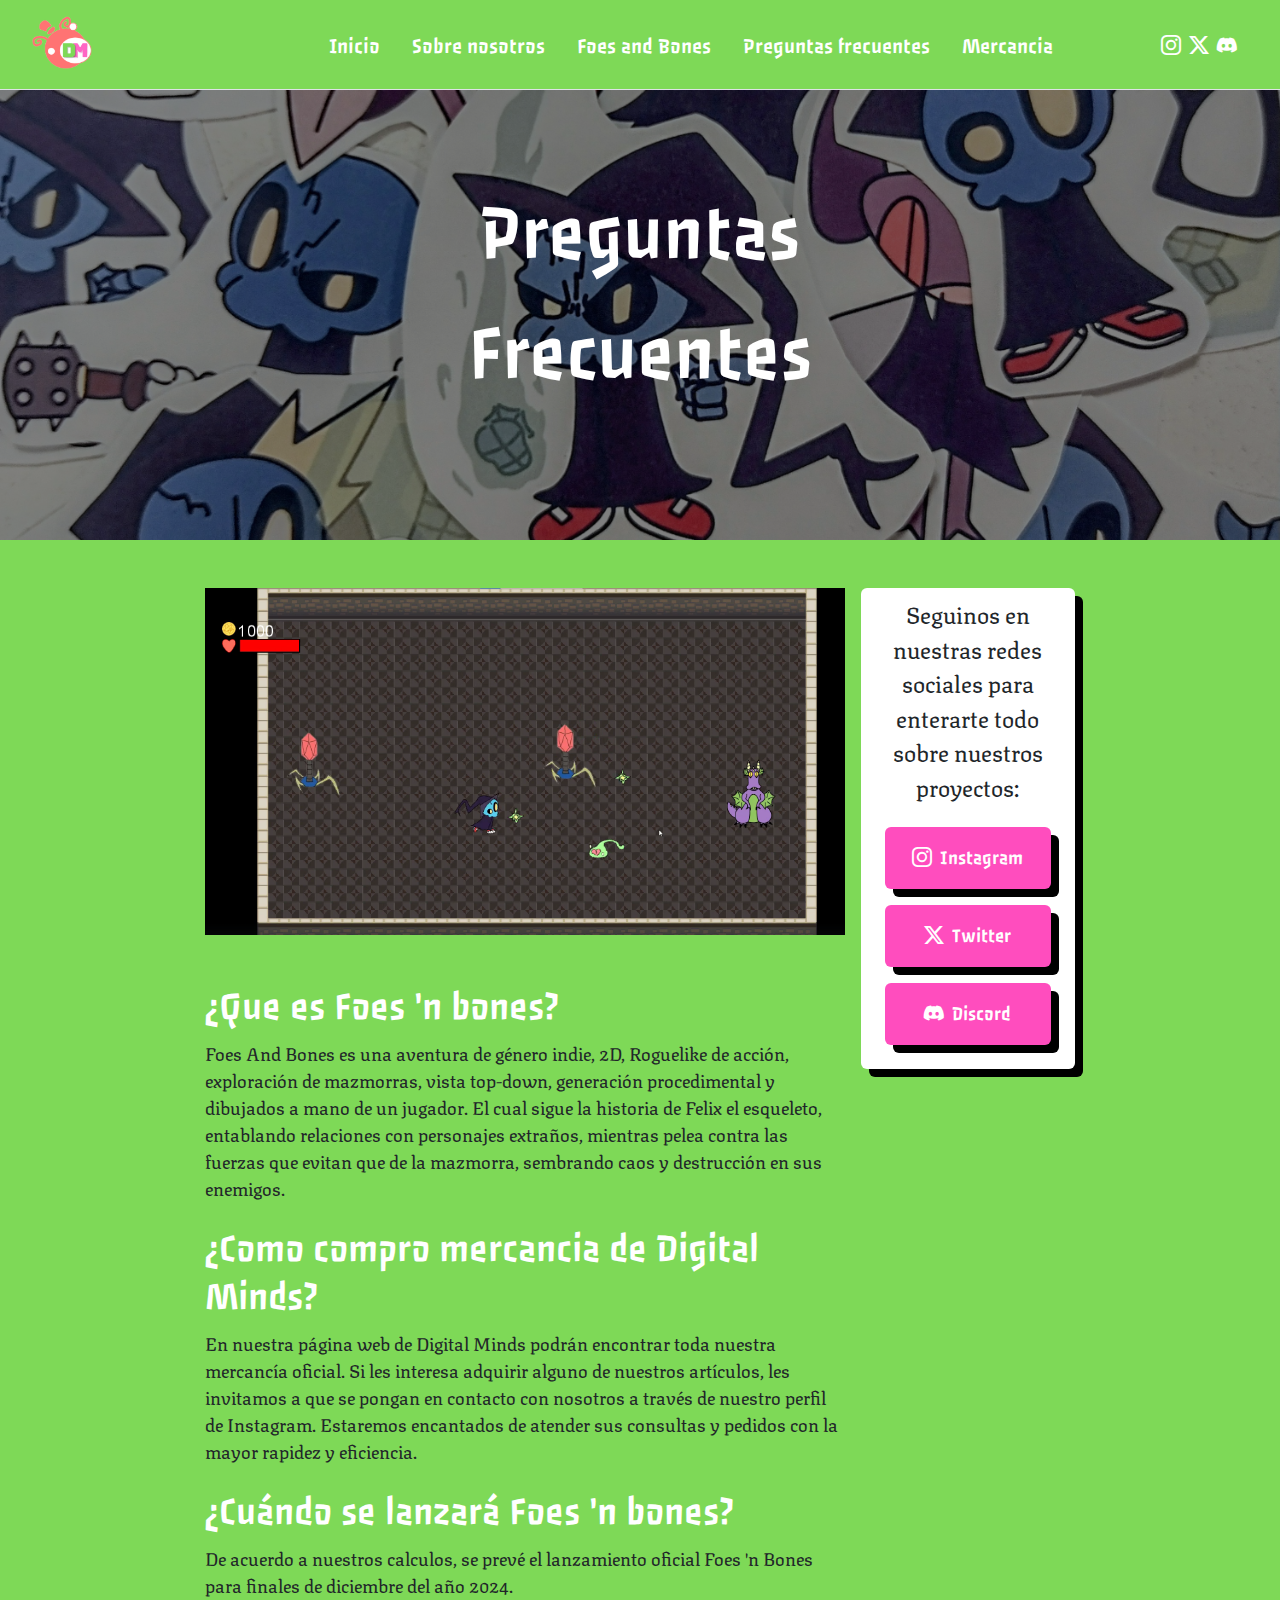
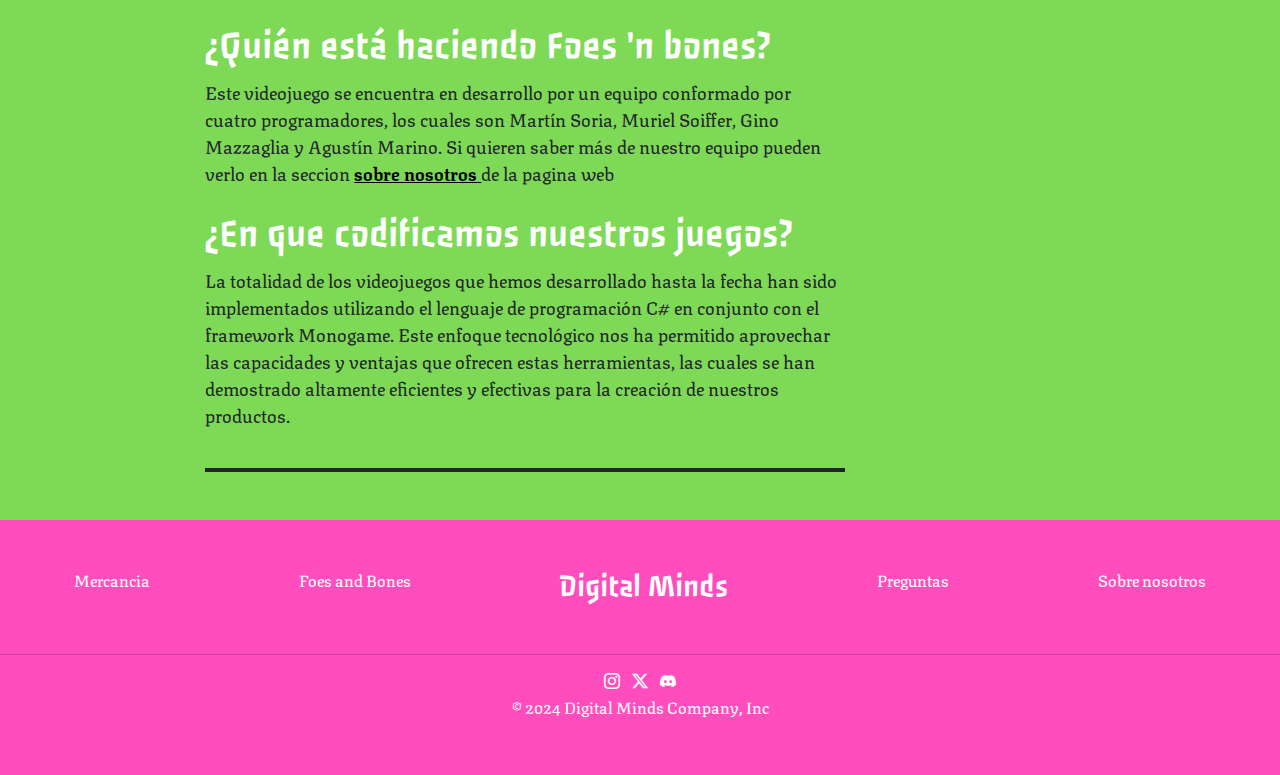
<file: preguntasFrecuenteas.html>
<!DOCTYPE html>
<html lang="en">
<head>
    <meta charset="UTF-8">
  <meta name="viewport" content="width=device-width, initial-scale=1.0">
  <link href="https://unpkg.com/aos@2.3.1/dist/aos.css" rel="stylesheet">
  <link href="https://cdn.jsdelivr.net/npm/bootstrap@5.3.3/dist/css/bootstrap.min.css" rel="stylesheet"
    integrity="sha384-QWTKZyjpPEjISv5WaRU9OFeRpok6YctnYmDr5pNlyT2bRjXh0JMhjY6hW+ALEwIH" crossorigin="anonymous">
  <link rel="stylesheet" href="https://cdn.jsdelivr.net/npm/bootstrap-icons@1.11.3/font/bootstrap-icons.min.css">
  <link rel="stylesheet" href="preguntasFrecuentes.css">
  <!-- jQuery -->
<script src="https://code.jquery.com/jquery-3.6.0.min.js"></script>

<!-- Bootstrap JavaScript -->
<script src="https://stackpath.bootstrapcdn.com/bootstrap/4.5.2/js/bootstrap.min.js"></script>
<link rel="shortcut icon" href="img/logito.png" type="image/x-icon">
  <title>Digital Minds</title>
</head>
<body class="blancoF">
  <header class="ps-4 pe-4 pb-1 d-flex flex-wrap align-items-center  justify-content-center justify-content-lg-between pt-2 border-bottom">
    <div class="d-flex justify-content-between header-celu col-12 col-md-2 align-items-center">
      <div id="header-container" class="col-ld-0 mb-2 mb-md-0">
        <a href="/" class="d-block link-body-emphasis text-decoration-none pb-2  ps-2">
          <img src="img/logito.png" alt="">
        </a>
      </div>
      <i class="header-btn d-flex d-md-none bi bi-list"></i>
    </div>
    <ul class="d-none d-md-flex nav col-12 col-md-auto mb-2 justify-content-center mb-md-0">
      <li><a href="index.html" class="nav-link px-3 ">Inicio</a></li>
      <li><a href="sobreNosotros.html" class="nav-link px-3 ">Sobre nosotros</a></li>
      <li><a href="FoesAndBones.html" class="nav-link px-3">Foes and Bones</a></li>
      <li><a href="#" class="nav-link px-3">Preguntas frecuentes</a></li>
      <li><a href="mercancia.html" class="nav-link px-3">Mercancia</a></li>
    </ul>
    <div class="links d-none d-md-flex col-12 col-md-1 text-end ps-2">
      <a href="https://instagram.com/digital_minds.ok"><i class="bi bi-instagram me-2"></i></a>
      <a href="https://twitter.com/DigitalmindsOk"><i class="bi bi-twitter-x"></i></a>
      <a href=""><i class="bi bi-discord ms-2"></i></a>
    </div> 
  </header>
      


      <!-- -----------preguntas---------- -->
  <div class="fondo-sobren">
    <div class="container alto text-center  ps-4 pe-4 d-flex align-items-center justify-content-center pb-4 ">
        <div class="titulo col-10 col-md-7 p-0 blanco">
          <p>Preguntas Frecuentes</p>
        </div>
    </div>
  </div>
    <div class="alto2 d-flex flex-wrap verde justify-content-center py-4">
        <div class="preguntas col-10 col-md-6 py-4 mb-4 me-md-3 border-bottom border-4 border-dark">
          <img class="juego mb-4" src="img/preguntasFrecuentes/juego.png" alt="">
          <h1 class="blanco mt-4"> ¿Que es Foes 'n bones? </h1>
          <p class="text-2 mb-4">
            Foes And Bones es una aventura de género indie, 2D, Roguelike de acción, exploración de mazmorras, vista top-down, generación procedimental y dibujados a mano de un jugador. El cual sigue la historia de Felix el esqueleto, entablando relaciones con personajes extraños, mientras pelea contra las fuerzas que evitan que de la mazmorra, sembrando caos y destrucción en sus enemigos. 

          </p>
          <h1 class="blanco mt-4"> ¿Como compro mercancia de Digital Minds? </h1>
          <p class="text-2 mb-4">
            En nuestra página web de Digital Minds podrán encontrar toda nuestra mercancía oficial. Si les interesa adquirir alguno de nuestros artículos, les invitamos a que se pongan en contacto con nosotros a través de nuestro perfil de Instagram. Estaremos encantados de atender sus consultas y pedidos con la mayor rapidez y eficiencia.
          </p>
          <h1 class="blanco mt-4"> ¿Cuándo se lanzará Foes 'n bones? </h1>
          <p class="text-2 mb-4">
            De acuerdo a nuestros calculos, se prevé el lanzamiento oficial Foes 'n Bones para finales de diciembre del año 2024.
          </p>
          <h1 class="blanco mt-4"> ¿Quién está haciendo Foes 'n bones? </h1>
          <p class="text-2 mb-4">
            Este videojuego se encuentra en desarrollo por un equipo conformado por cuatro programadores, los cuales son Martín Soria, Muriel Soiffer, Gino Mazzaglia y Agustín Marino. Si quieren saber más de nuestro equipo pueden verlo en la seccion <a  class="negro" href="sobreNosotros.html"><b> sobre nosotros</b> </a>de la pagina web
          </p>
          <h1 class="blanco  mt-4"> ¿En que codificamos nuestros juegos? </h1>
          <p class="text-2">
            La totalidad de los videojuegos que hemos desarrollado hasta la fecha han sido implementados utilizando el lenguaje de programación C# en conjunto con el framework Monogame. Este enfoque tecnológico nos ha permitido aprovechar las capacidades y ventajas que ofrecen estas herramientas, las cuales se han demostrado altamente eficientes y efectivas para la creación de nuestros productos.
          </p>
        </div>
         <!-- -----------Redes sociales---------- -->
        <div class="col-10 col-md-2 p-2 my-4 blancoF rounded social sombraN">
          <p class="text-2 mb-4 text-center"> Seguinos en nuestras redes sociales para enterarte todo sobre nuestros proyectos:</p>
          <div class="social rosaF rounded m-3 p-3 ps-3 sombra ">
            <a class="d-flex justify-content-center text-decoration-none" href="https://instagram.com/digital_minds.ok">
              <i class="bi bi-instagram me-2"></i>
              Instagram
            </a>

          </div>
          <div class=" rosaF rounded m-3 p-3 ps-3 sombra">
            <a class="d-flex justify-content-center text-decoration-none" href="https://twitter.com/DigitalmindsOk">
              <i class="bi bi-twitter-x me-2"></i>
              Twitter
            </a>
          </div>
          <div class=" rosaF rounded m-3 p-3 ps-3 sombra">
            <a class="d-flex justify-content-center text-decoration-none" href="">
              <i class="bi bi-discord me-2"></i>
              Discord
            </a>
          </div>
          
          
        </div>
      </div>
      <div class="rosaF py-4">
      <footer class=" footer py-3 ">
        <ul class="nav justify-content-around pb-3 mb-3 blanco">
          <li class="nav-item"><a href="mercancia.html" class="nav-link px-2 blanco text-2">Mercancia</a></li>
          <li class="nav-item"><a href="FoesAndBones.html" class="nav-link px-2 blanco text-2">Foes and Bones</a></li>
          <li class="nav-item"><a href="index.html" class="nav-link px-2 blanco"><h2>Digital Minds</h2></a></li>
          <li class="nav-item"><a href="preguntasFrecuenteas.html" class="nav-link px-2 blanco text-2">Preguntas</a></li>
          <li class="nav-item"><a href="sobreNosotros.html" class="nav-link px-2 blanco text-2">Sobre nosotros</a></li>
        </ul>
        <hr>
          <div class="text-center blanco">
            <a href="https://instagram.com/digital_minds.ok"><i class="bi bi-instagram me-2"></i></a>
            <a href="https://twitter.com/DigitalmindsOk"><i class="bi bi-twitter-x"></i></a>
            <a href=""><i class="bi bi-discord ms-2"></i></a>
          </div>
        <p class="text-center blanco  text-2">&copy; 2024 Digital Minds Company, Inc</p>
      </footer>
    </div>
      <script src="header.js"></script>

</body>
</file>
<file: index.css>
@import url('https://fonts.googleapis.com/css2?family=Passero+One&display=swap');
@import url('https://fonts.googleapis.com/css2?family=Texturina:ital,opsz,wght@0,12..72,500;1,12..72,500&display=swap');
body{
    /* background-color:#F985C6 !important; */
    background-color:#ff4dbe !important;

    /* background-color:#a2e29f !important; */
    margin: 0 !important;
    padding: 0 !important;
    font-family: 'Passero One' !important;
}
/* --------header---------- */
header{
    z-index: 2;
    /* background-color: #b3f1b0; */
    background-color: #7ED957;
    font-family: 'Passero One';
    min-height: 10vh;
}
a{
    color: white !important;
}
a:hover{
    color: #000000 !important;
    text-shadow: 3px 3px #ffffff60;
    font-size: 25px;
    transition: all 0.3s;
}
.text-2 a:hover{
    color: #000000 !important;
    text-shadow: 3px 3px #ffffff60;
    font-size: 10px !important;
    transition: all 0.3s;
}
header li{
    font-size: 22px;
    color: white;
}
header img{
    width: 60px;
}
header h3{
    font-size: 20px;
}
header i{
    color: white !important;
    font-size: 20px;
}

.header-btn{
    font-size: 30px;
}


/* -------------main------------ */
@media (min-width: 768px) {
    .w-md-25 {
        left: 0 !important;
        width: 25% !important;
    }
}
.plano-0,.plano-1-2,.plano-4,.plano-5{
    position: absolute;
    z-index: -1;
}
.plano-0{
    height: 90vh;
}
.plano-4{
    height: 90vh;
}
.plano-1-2{
    width: 100%;
    /* top:25%; */
    /* bottom: -5%; */
    
}
.plano-0{
    width: 100%;
}
.plano-5{
    right: 0;
    width: 80%;
    /* top:68%; */
    /* bottom: 2%; */
}
.cajita{
    background-color: rgba(0, 0, 0, 0.118);
}
.text-2{
    font-family: "Texturina", serif;
}
.alto{ 
    height: 90vh;

}
.nose{
    height: 150px !important;
}
.proceso{
min-height: 80%;
}

.blanco{
    color: white !important;
}
.container-xxl img{
    width: 100%;
}
.container-fluid{
    padding:0 !important;
}
.verde-fondo{
    background-color:#a2e29f;
    /* background-color: rgba(0, 0, 0, 0.242); */
    /* background-color: rgba(0, 0, 0, 0.308); */
}
.verde-oscuro{
    background-color:#212121 ;
}
.verde{
    background-color:#7ED957 ;
}
.card-nosotros{
    height: 150px;
    width: 80%;
}
/* -------------Proceso de creacion---------------- */
.carousel img{
    object-fit: cover;
    width: 100%;
    height: 100%;
    box-shadow: 10px 15px #7efb50;
}
.carousel img:hover{
    box-shadow: 5px 10px #ff4dbe;
    transition: all 0.3s;
}
/* -------------Nuestros Juegos---------------- */

.molde{
    object-fit: cover;
    width: 100%;
    height: 50%;
    border: solid #ffffff 10px;
    box-shadow: 41px 25px #000000;
    transition: all 0.3s;
}
.molde:hover{
    border: solid #ffffff 10px;
    width: 95%;
    height: 45%;
    box-shadow: 15px 15px hsl(104, 96%, 65%);
}
/* --------------------------Nosotros-------------------- */
.unPocoSobreNosotros{
    min-height: 77%;
}
.unPocoSobreNosotros .card{
    box-shadow: 15px 15px  black ;
}
.unPocoSobreNosotros .card:hover{
    box-shadow: 10px 10px #ff4dbe;
    transition: all 0.3s;
}
</file>
<file: FoesAndBones.css>
@import url('https://fonts.googleapis.com/css2?family=Passero+One&display=swap');
@import url('https://fonts.googleapis.com/css2?family=Texturina:ital,opsz,wght@0,12..72,500;1,12..72,500&display=swap');
body{
    /* background-color: rgba(200, 255, 180, 1) !important; */
    background-color:#ff4dbe !important;
    margin: 0 !important;
    padding: 0 !important;
    font-family: 'Passero One' !important;
}
/* --------------header------------------- */
header{
    background-color: #7ED957;
    font-family: 'Passero One';
    min-height: 10vh;
}
a{
    color: white !important;
}
header a:hover{
    color: #000000 !important;
    text-shadow: 3px 3px #ffffff60;
    font-size: 25px;
    transition: all 0.3s;
}
header li{
    font-size: 22px;
}
header img{
    width: 60px;
}
header h3{
    font-size: 20px;
}
header i{
    font-size: 20px;
}
.header-btn{
    font-size: 30px;
}
/* --------------Foes and Bones------------------- */
.fondo-sobren{
    background-image: linear-gradient(rgba(0, 0, 0, 0.5), rgba(0, 0, 0, 0.5)), url(img/sobreNosotros/stickers.jpg);
    background-size: cover;
    background-position: center;
    background-repeat: repeat;
}
.molde{
    object-fit: cover;
    width: 100%;
    height: 400px;
}
.blancoF{
    background-color: white;
}
.puntos{
    background-image: url(img/patron.webp);
    background-size: 400px;
    background-repeat:repeat;
}
.rosaF{
    background-color: #ff4dbe;
}
.rosa{
    border-radius: 5px !important;
    background-color: #ff4dbe;
}
.alto{
    height: 50vh;
}
.text-2{
    font-family: "Texturina", serif;
}
.titulo{
    font-size: 5em;
}
.sombra, .sombraR{
    box-shadow: 10px 10px hsl(0, 0%, 0%);
    transition: all 0.3s;
}
.sombra:hover{
    box-shadow: 8px 8px hsl(104, 96%, 65%);
}
.sombraV{
    box-shadow: 10px 10px hsl(104, 96%, 65%);
    transition: all 0.3s;
}
.verde{
    background-color: #87ff7a;
}
.sombraR:hover, .sombraV:hover{
    box-shadow: 8px 8px #ff4dbe;
}
.rosa:hover{
    color: white;
    background-color: #49de39;
    box-shadow: 4px 4px #ff4dbe;
}
.letra{
    font-size: 4em;
}
.blanco{
    color: white;
    
}
.sombraVerde{
    text-shadow: 4px 4px hsl(104, 96%, 65%);
}

.pe-auto{
    cursor: pointer;

}
.altaFoto{
    object-position: center 20%;
    object-fit: cover;
    height: 50vw;
}
.ft{
    object-fit: cover;
}
@media (min-width: 768px) {
.altura{
    height: 150px;
}
.altaFoto{
    /* object-fit: cover; */
    height: 30vw;
}
}
.negro{
    background-color: black;
}
/* ------------------footer----------------- */
footer a:hover{
    color: #000000 !important;
    text-shadow: 3px 3px #ffffff60;
    font-size: 20px;
    transition: all 0.3s;
}
</file>
<file: assets/css/footerB.css>
.footer{
    background-color: rgba(116, 164, 99, 1);
}
i{
    font-size: 20px;
}
</file>
<file: mercancia2.css>
@import url('https://fonts.googleapis.com/css2?family=Passero+One&display=swap');
@import url('https://fonts.googleapis.com/css2?family=Texturina:ital,opsz,wght@0,12..72,500;1,12..72,500&display=swap');
body{
    background-color:#7ED957 !important;
    margin: 0 !important;
    padding: 0 !important;
    font-family: 'Passero One' !important;
}
/* --------------general------------------- */
.text-2{
    font-family: "Texturina", serif;
}
.texto-chico{
    font-size: 2em;
}
.titulo{
    font-size: 5em;
}
.sombra{
    box-shadow: 10px 10px hsl(0, 0%, 0%);
    transition: all 0.3s;
}
.sombra:hover{
    box-shadow: 8px 8px hsl(104, 96%, 65%);
}
.sombraV{
    box-shadow: 10px 10px hsl(104, 96%, 65%);
    transition: all 0.3s;
}
.verde{
    background-color: #7ED957;
}
.sombraV:hover{
    box-shadow: 8px 8px #ff4dbe;
}
.blanco{
    color: white;
}
.negro{
    color: rgb(2, 129, 255) !important;
    font-size: 23px;
}
/* --------------header------------------- */
header{
    background-color: #7ED957;
    font-family: 'Passero One';
    min-height: 10vh;
}
a{
    color: white !important;
}
header a:hover{
    color: #000000 !important;
    text-shadow: 3px 3px #ffffff60;
    font-size: 25px;
    transition: all 0.3s;
}
header li{
    font-size: 22px;
}
header img{
    width: 60px;
}
header h3{
    font-size: 20px;
}
header i{
    font-size: 20px;
}
.header-btn{
    font-size: 30px;
}
.fondo-sobren{
    background-image: linear-gradient(rgba(0, 0, 0, 0.5), rgba(0, 0, 0, 0.5)), url(img/sobreNosotros/stickers.jpg);
    background-size: cover;
    background-position: center;
    background-repeat: repeat;
}
/* --------------header------------------- */
.alto{
    height: 50vh;
}
.alto2{
    min-height: 40vh;
}
/* --------------unidades mercancia------------------- */
.imagenCard{
    object-fit: cover;
    height: 305px;
}
/* ------------footer---------- */
footer{
    background-color: #ff4dbe;
}
footer a:hover{
    color: #000000 !important;
    text-shadow: 3px 3px #ffffff60;
    font-size: 20px;
    transition: all 0.3s;
}
</file>
<file: preguntasFrecuentes.css>
@import url('https://fonts.googleapis.com/css2?family=Passero+One&display=swap');
@import url('https://fonts.googleapis.com/css2?family=Texturina:ital,opsz,wght@0,12..72,500;1,12..72,500&display=swap');
body{
    background-color:#ff4dbe !important;
    margin: 0 !important;
    padding: 0 !important;
    font-family: 'Passero One' !important;
}
/* --------------general------------------- */
.negro{
    color: #000 !important;;
}
.text-2{
    font-family: "Texturina", serif;
}
.rosa{
    color: #ff4dbe;
}
.rosaF{
    background-color: #ff4dbe;
}
.titulo{
    font-size: 5em;
}
.sombra{
    box-shadow: 8px 8px hsl(0, 0%, 0%);
    transition: all 0.3s;
}
.sombraN{
    box-shadow: 8px 8px hsl(0, 0%, 0%);
    transition: all 0.3s;
}
.sombra:hover{
    box-shadow: 5px 5px hsl(104, 96%, 65%);
}
.sombraV{
    box-shadow: 10px 10px hsl(104, 96%, 65%);
    transition: all 0.3s;
}
.verde{
    background-color: #7ED957;
}
.sombraV:hover{
    box-shadow: 8px 8px #ff4dbe;
}
.blanco{
    color: white;
}
.blancoF{
    background-color: white !important;
}
/* --------------header------------------- */
header{
    background-color: #7ED957;
    font-family: 'Passero One';
    min-height: 10vh;
}
a{
    color: white !important;
}
header a:hover{
    color: #000000 !important;
    text-shadow: 3px 3px #ffffff60;
    font-size: 25px;
    transition: all 0.3s;
}
header li{
    font-size: 22px;
}
header img{
    width: 60px;
}
header h3{
    font-size: 20px;
}
header i{
    font-size: 20px;
}
.header-btn{
    font-size: 30px;
}
/* --------------quienes somos------------------- */
.fondo-sobren{
    background-image: linear-gradient(rgba(0, 0, 0, 0.5), rgba(0, 0, 0, 0.5)), url(img/sobreNosotros/stickers.jpg);
    background-size: cover;
    background-position: center;
    background-repeat: repeat;
}
.titulo{
    font-size: 5em;
}
.alto{
    height: 50vh;
}
.alto2{
    min-height: 40vh;
}
/* --------------preguntas------------------- */
.juego{
    object-fit: cover;
    width: 100%;
}
.preguntas p{
    font-size: 18px;
}
/* --------------social------------------- */
.social i{
    font-size: 20px;
}
.social a{
    font-size: 20px;
}
.social p{
    font-size: 23px;
}
.social{
    height: min-content;
}
/* ------------footer---------- */
footer{
    background-color: #ff4dbe;
}
footer a:hover{
    color: #000000 !important;
    text-shadow: 3px 3px #ffffff60;
    font-size: 20px;
    transition: all 0.3s;
}
</file>
